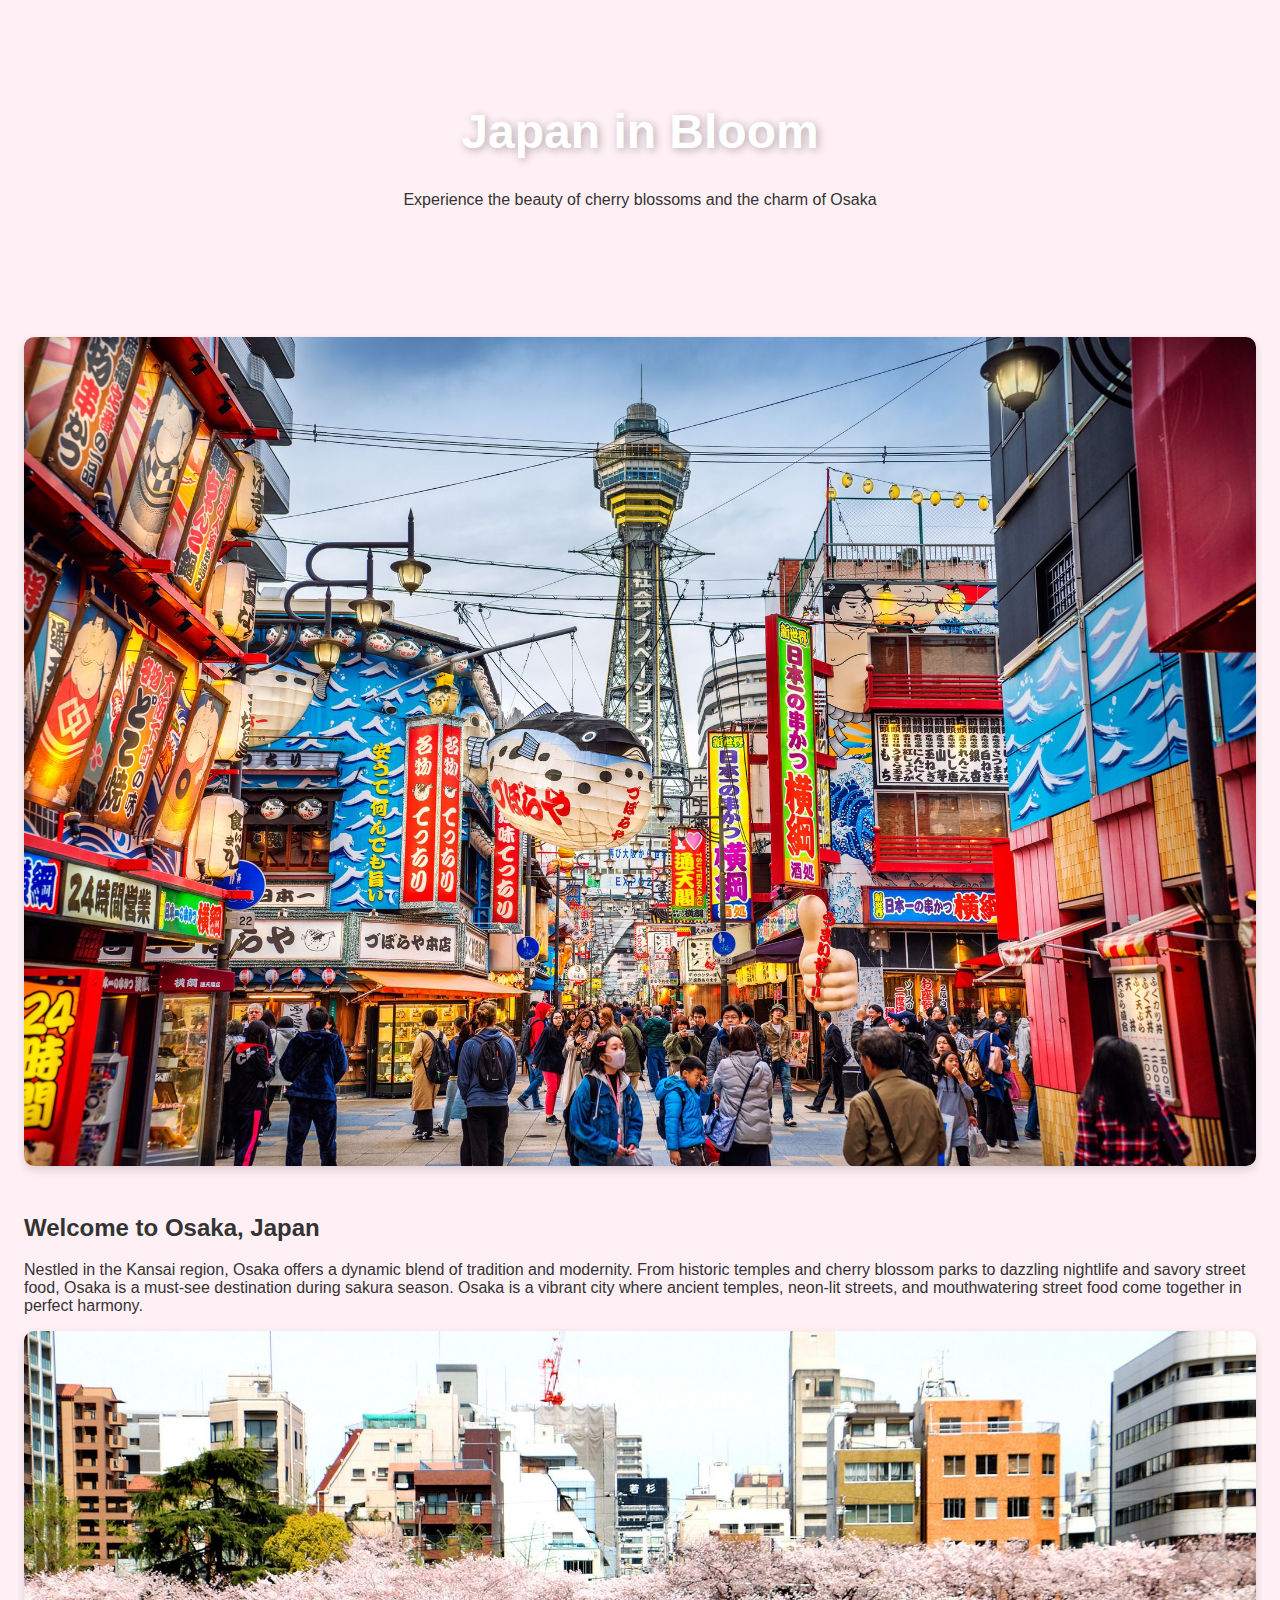
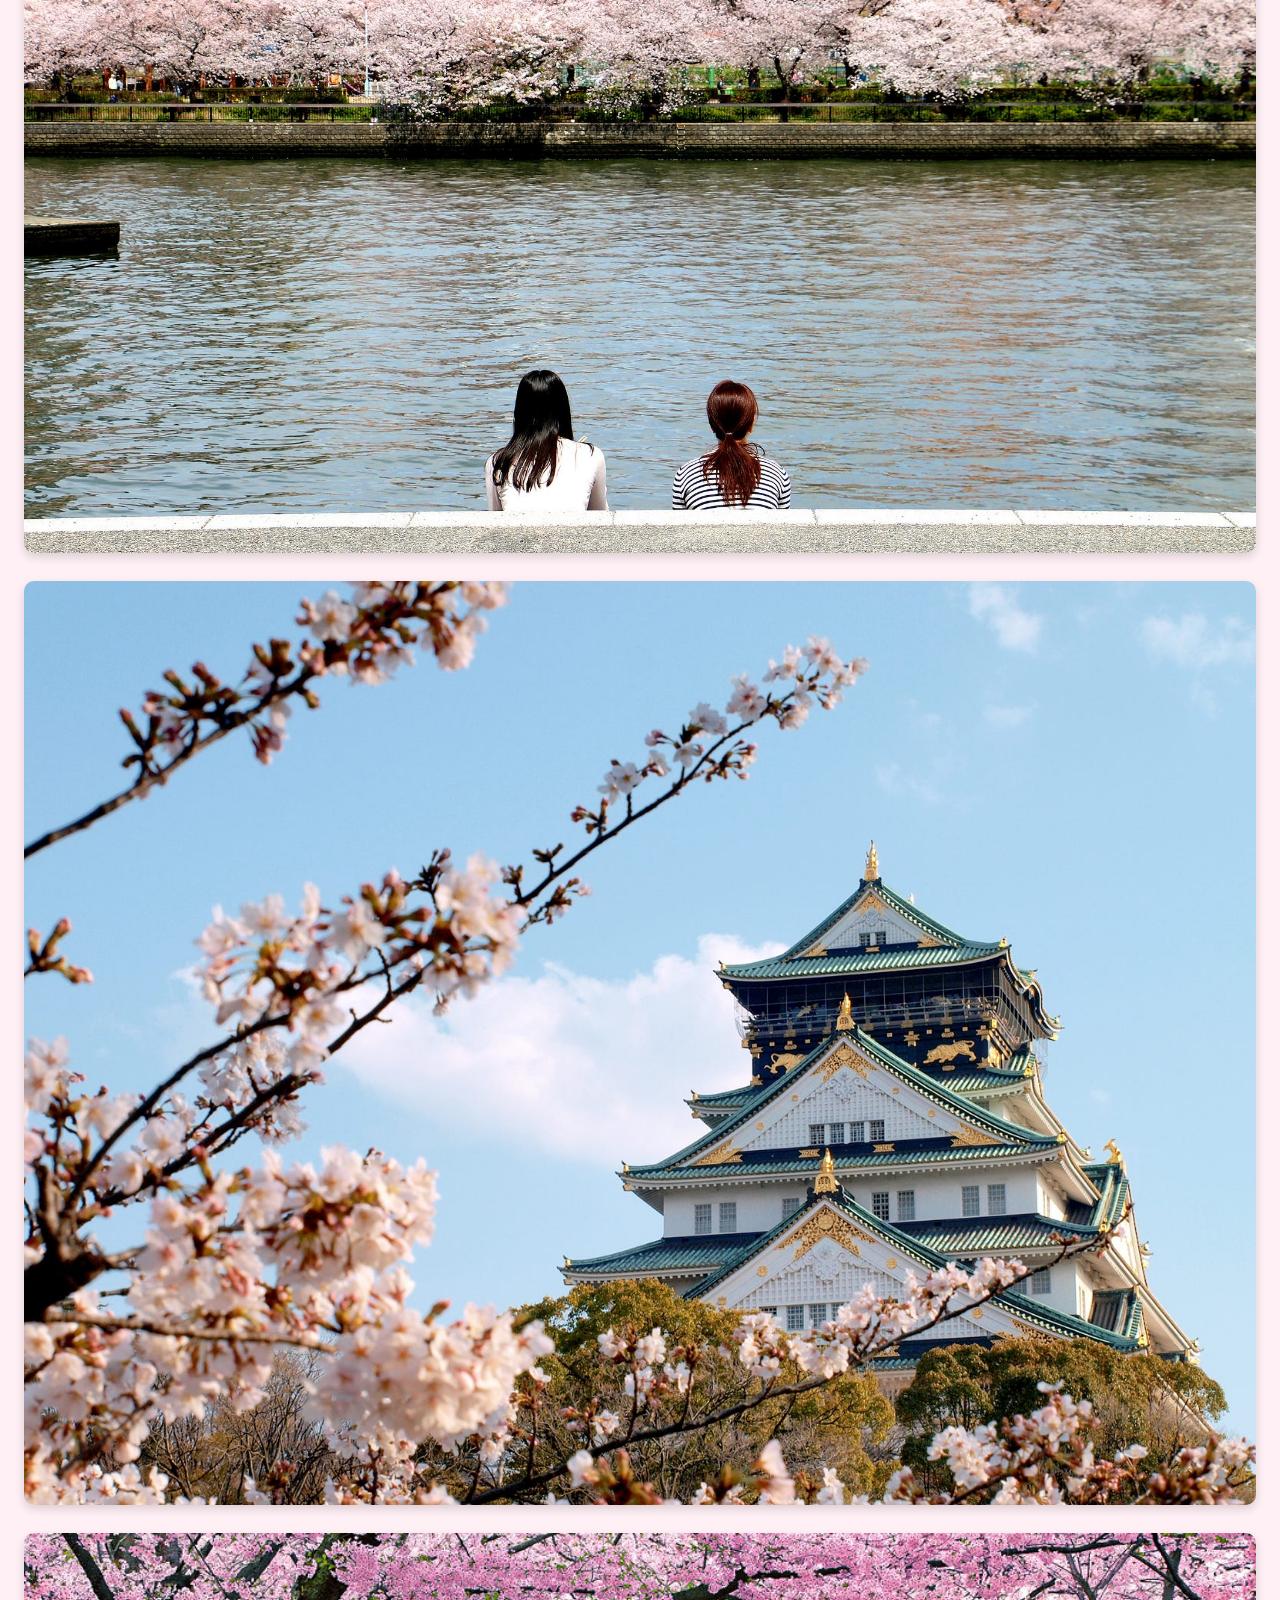
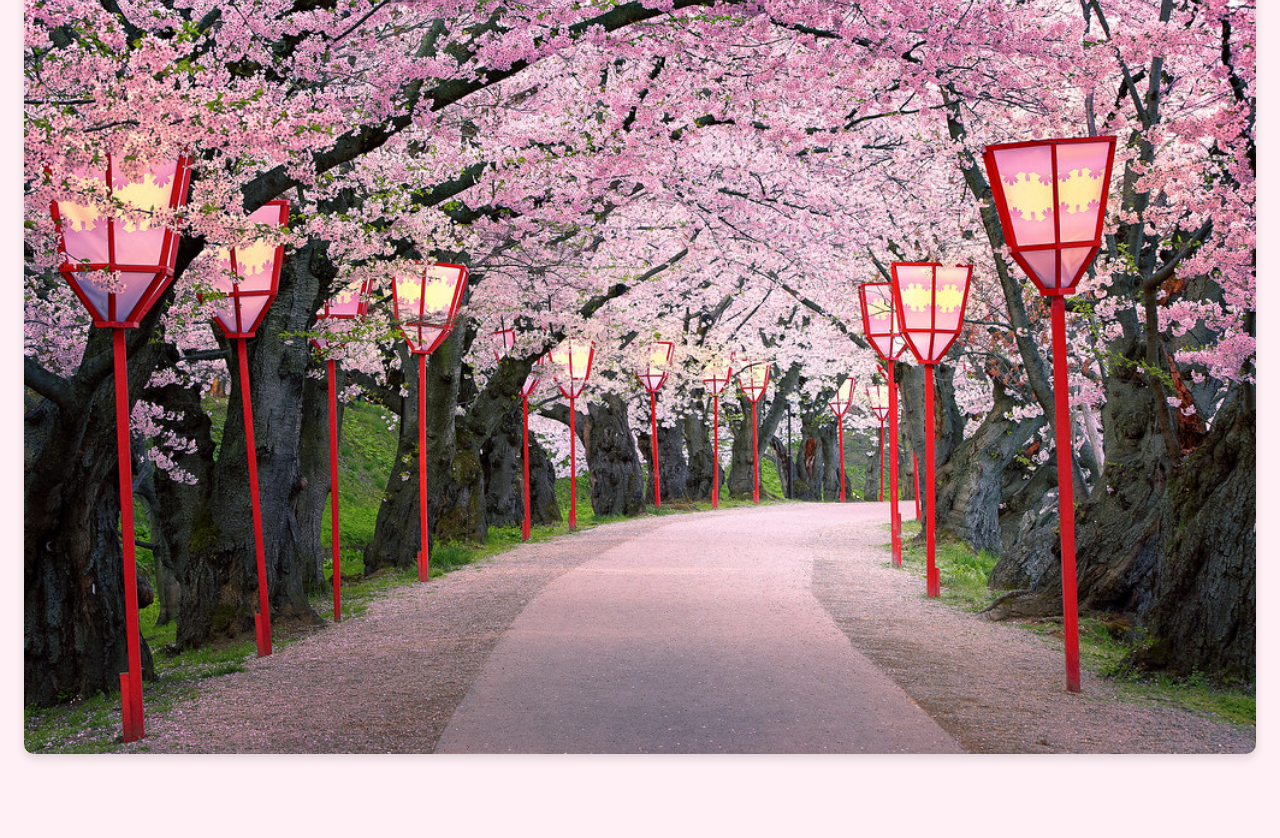
<file: A05/index.html>
<!doctype html>
<html lang="en">

<head>
    <meta charset="utf-8">
    <meta name="viewport" content="width=device-width, initial-scale=1">
    <title>Japan in Bloom</title>
    <link href="https://cdn.jsdelivr.net/npm/bootstrap@5.3.5/dist/css/bootstrap.min.css" rel="stylesheet"
        integrity="sha384-SgOJa3DmI69IUzQ2PVdRZhwQ+dy64/BUtbMJw1MZ8t5HZApcHrRKUc4W0kG879m7" crossorigin="anonymous">

    <style>
        body {
            background-color: #fff0f5;
            color: #333;
            font-family: 'Segoe UI', sans-serif;
        }

        .hero {
            background: url('https://images.unsplash.com/photo-1556784344-ad40f31b6d15?auto=format&fit=crop&w=1600&q=80') center/cover no-repeat;
            color: white;
            text-align: center;
            padding: 4rem 2rem;
        }

        .hero h1 {
            font-size: 3rem;
            font-weight: bold;
            text-shadow: 2px 2px 8px rgba(0, 0, 0, 0.3);
        }

        .section {
            padding: 3rem 1rem;
        }

        .osaka-img,
        .gallery-img {
            width: 100%;
            border-radius: 10px;
            box-shadow: 0 4px 10px rgba(0, 0, 0, 0.15);
            margin-bottom: 1.5rem;
        }

        .highlight {
            background-color: #ffeef2;
            padding: 2rem;
            border-radius: 10px;
            box-shadow: 0 4px 12px rgba(0, 0, 0, 0.05);
            margin-top: 3rem;
        }

        ul.osaka-list {
            text-align: left;
            margin-top: 1rem;
            font-size: 1.1rem;
        }

        footer {
            background-color: #ffe4e1;
            text-align: center;
            padding: 1rem;
            font-size: 0.9rem;
            color: #555;
            margin-top: 2rem;
        }
    </style>
</head>

<body>

    <div class="hero">
        <h1>Japan in Bloom</h1>
        <p class="lead" style="color: #333;">Experience the beauty of cherry blossoms and the charm of Osaka</p>
    </div>

    <div class="container section text-center">
        <img src=osaka.jpg
            alt="Osaka cityscape at dusk" class="osaka-img">

        <h2>Welcome to Osaka, Japan</h2>
        <p class="lead">
            Nestled in the Kansai region, Osaka offers a dynamic blend of tradition and modernity. From historic temples
            and
            cherry blossom parks to dazzling nightlife and savory street food, Osaka is a must-see destination during
            sakura
            season.

            Osaka is a vibrant city where ancient temples, neon-lit streets, and mouthwatering street food come together in perfect harmony.
        </p>


        <div class="row mt-5">
            <div class="col-md-4">
                <img src="osaka river.jpg"
                    alt="Cherry blossoms along river in Osaka" class="gallery-img">
            </div>
            
            <div class="col-md-4">
                <img src="osaka castle.jpg"
                    alt="Osaka Castle with cherry blossoms" class="gallery-img">
            </div>
            <div class="col-md-4">
                <img src="sakura.jpg"
                    alt="Sakura tree path in Japan" class="gallery-img">
            </div>
        </div>

    </div>

    <script src="https://cdn.jsdelivr.net/npm/bootstrap@5.3.5/dist/js/bootstrap.bundle.min.js"
        integrity="sha384-k6d4wzSIapyDyv1kpU366/PK5hCdSbCRGRCMv+eplOQJWyd1fbcAu9OCUj5zNLiq"
        crossorigin="anonymous"></script>
</body>

</html>
</file>
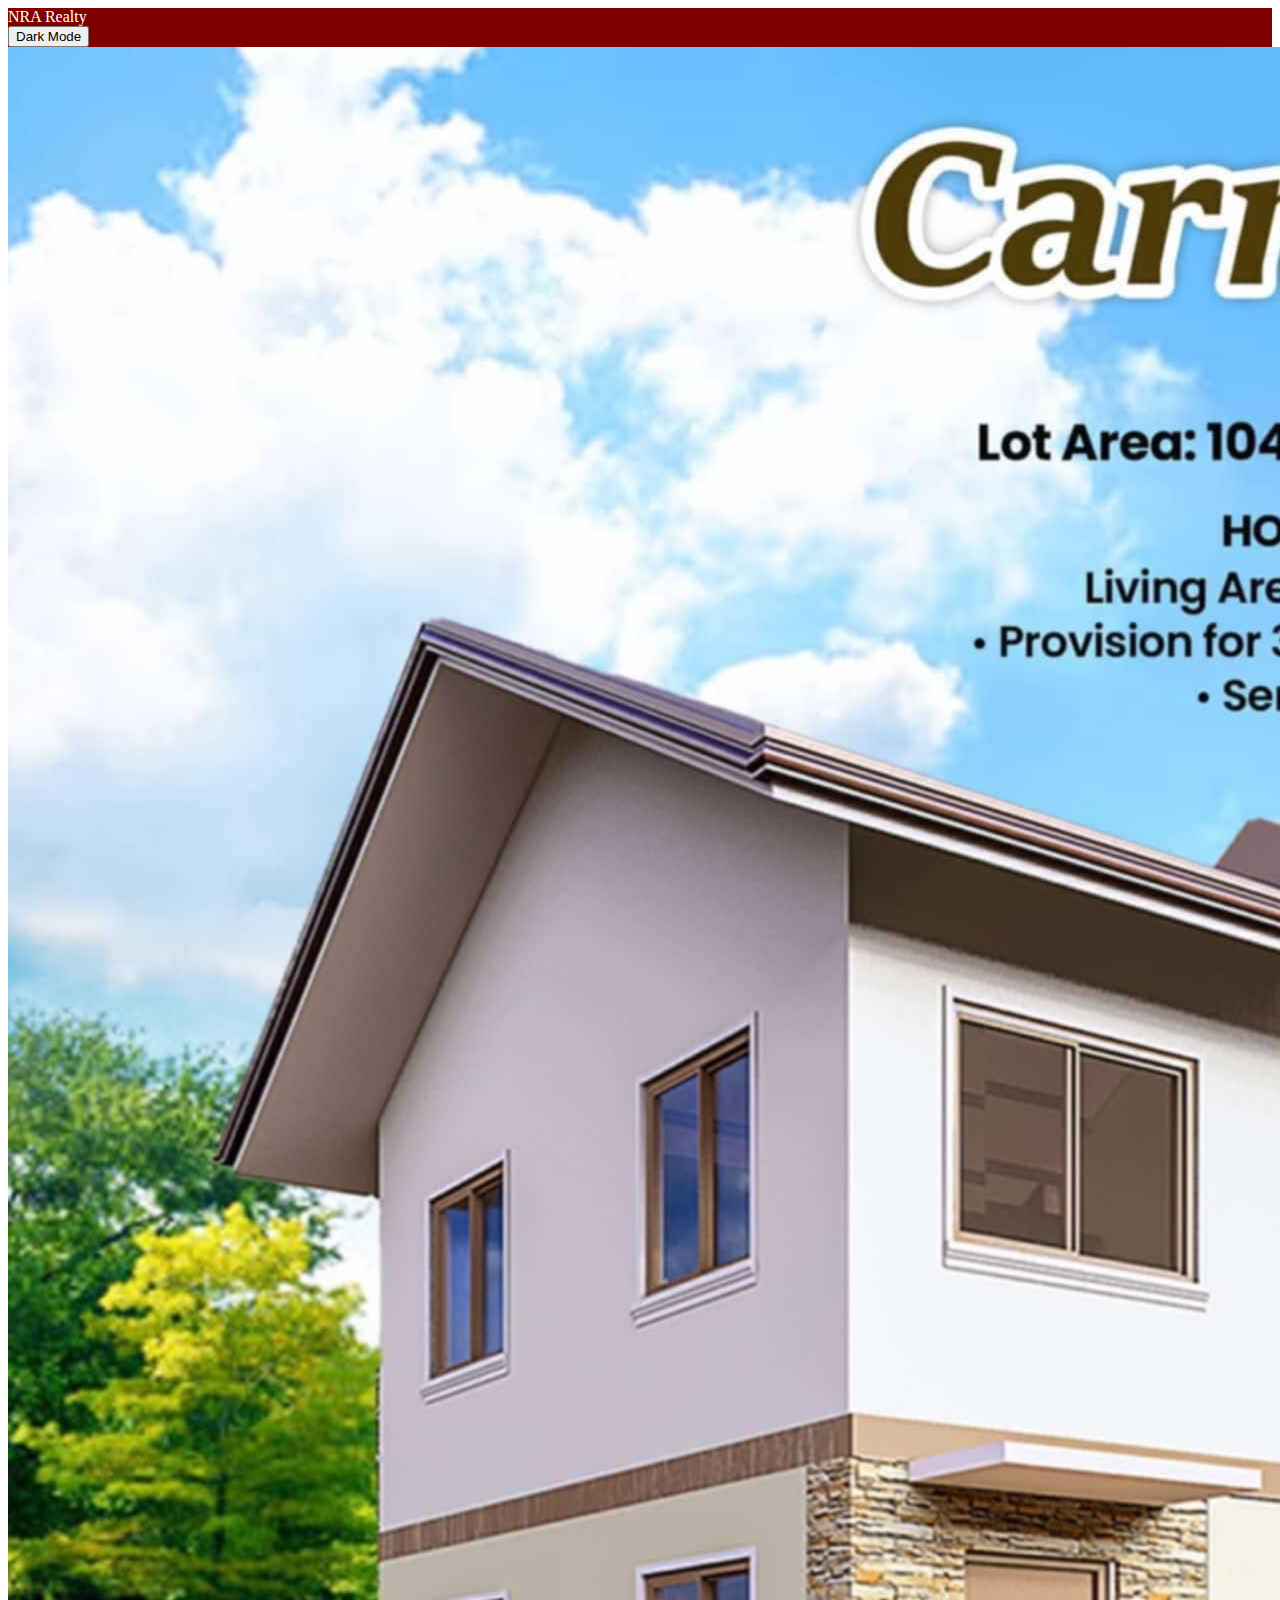
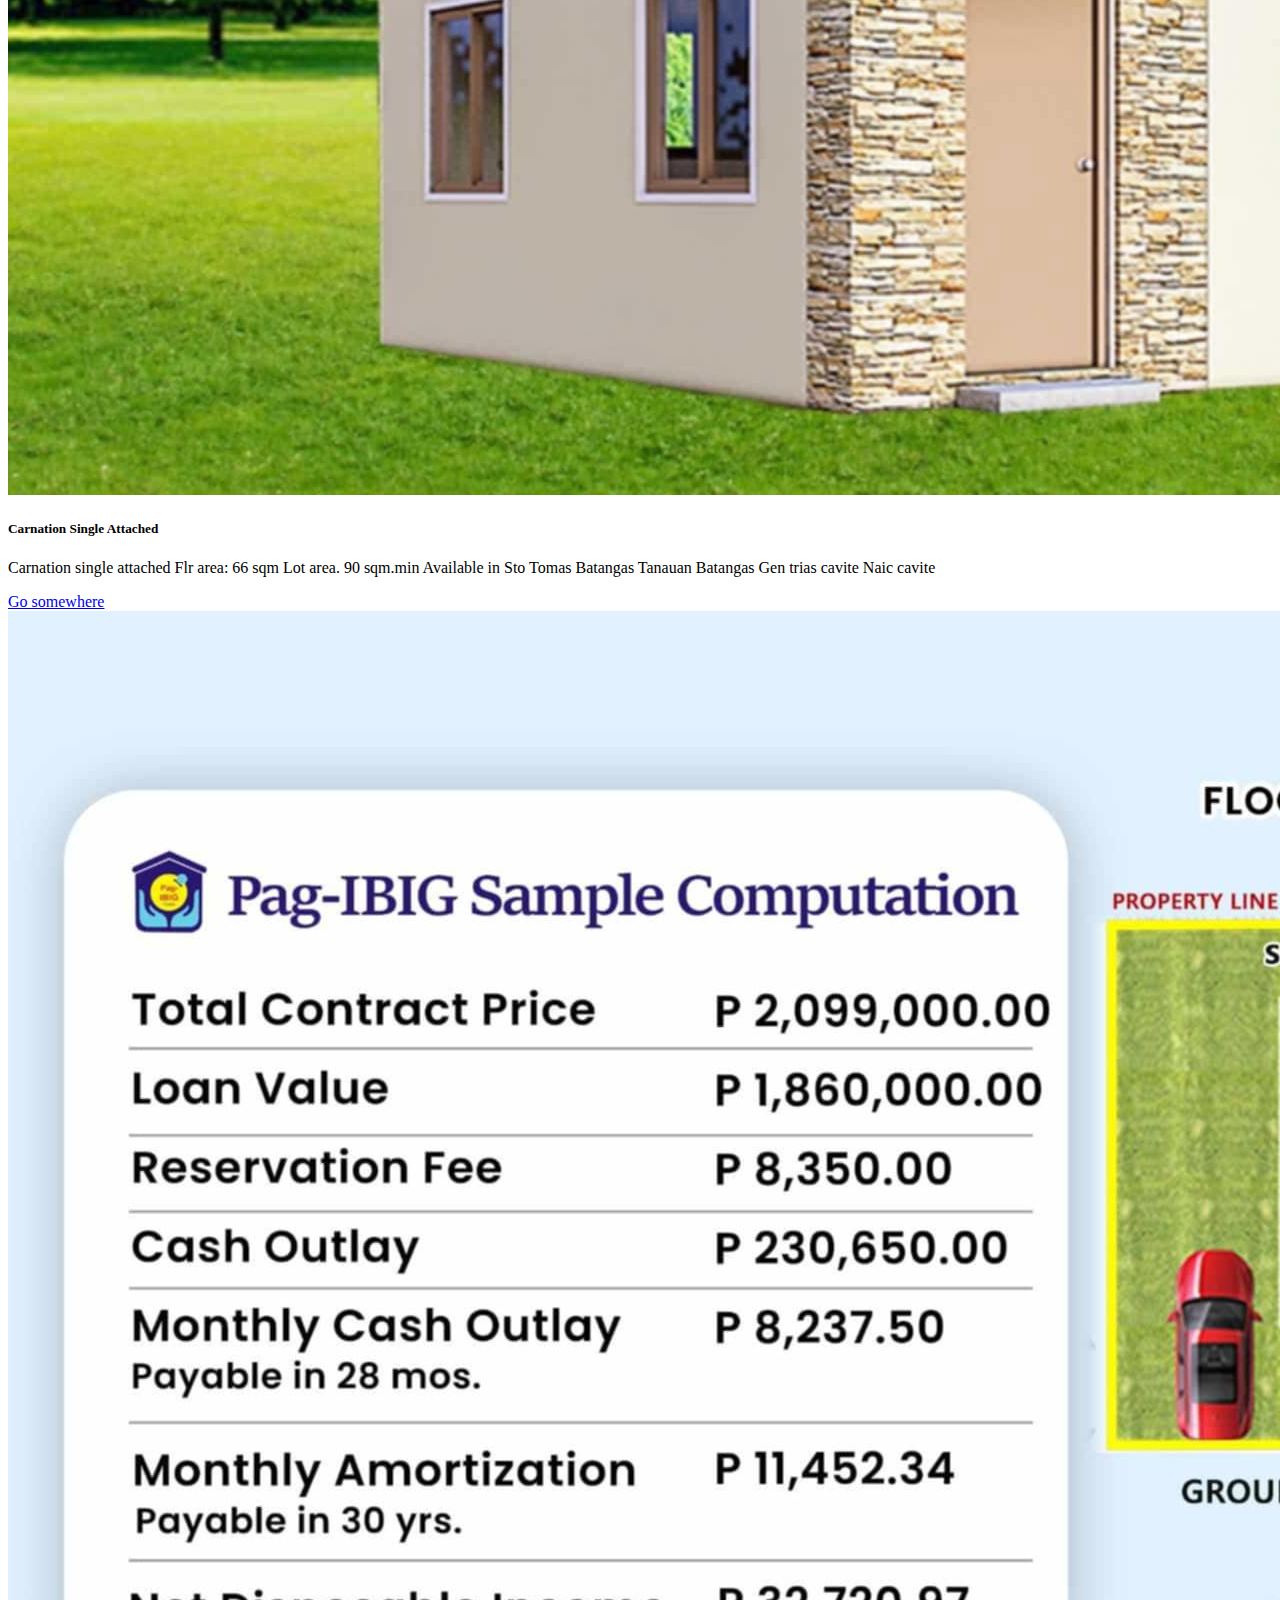
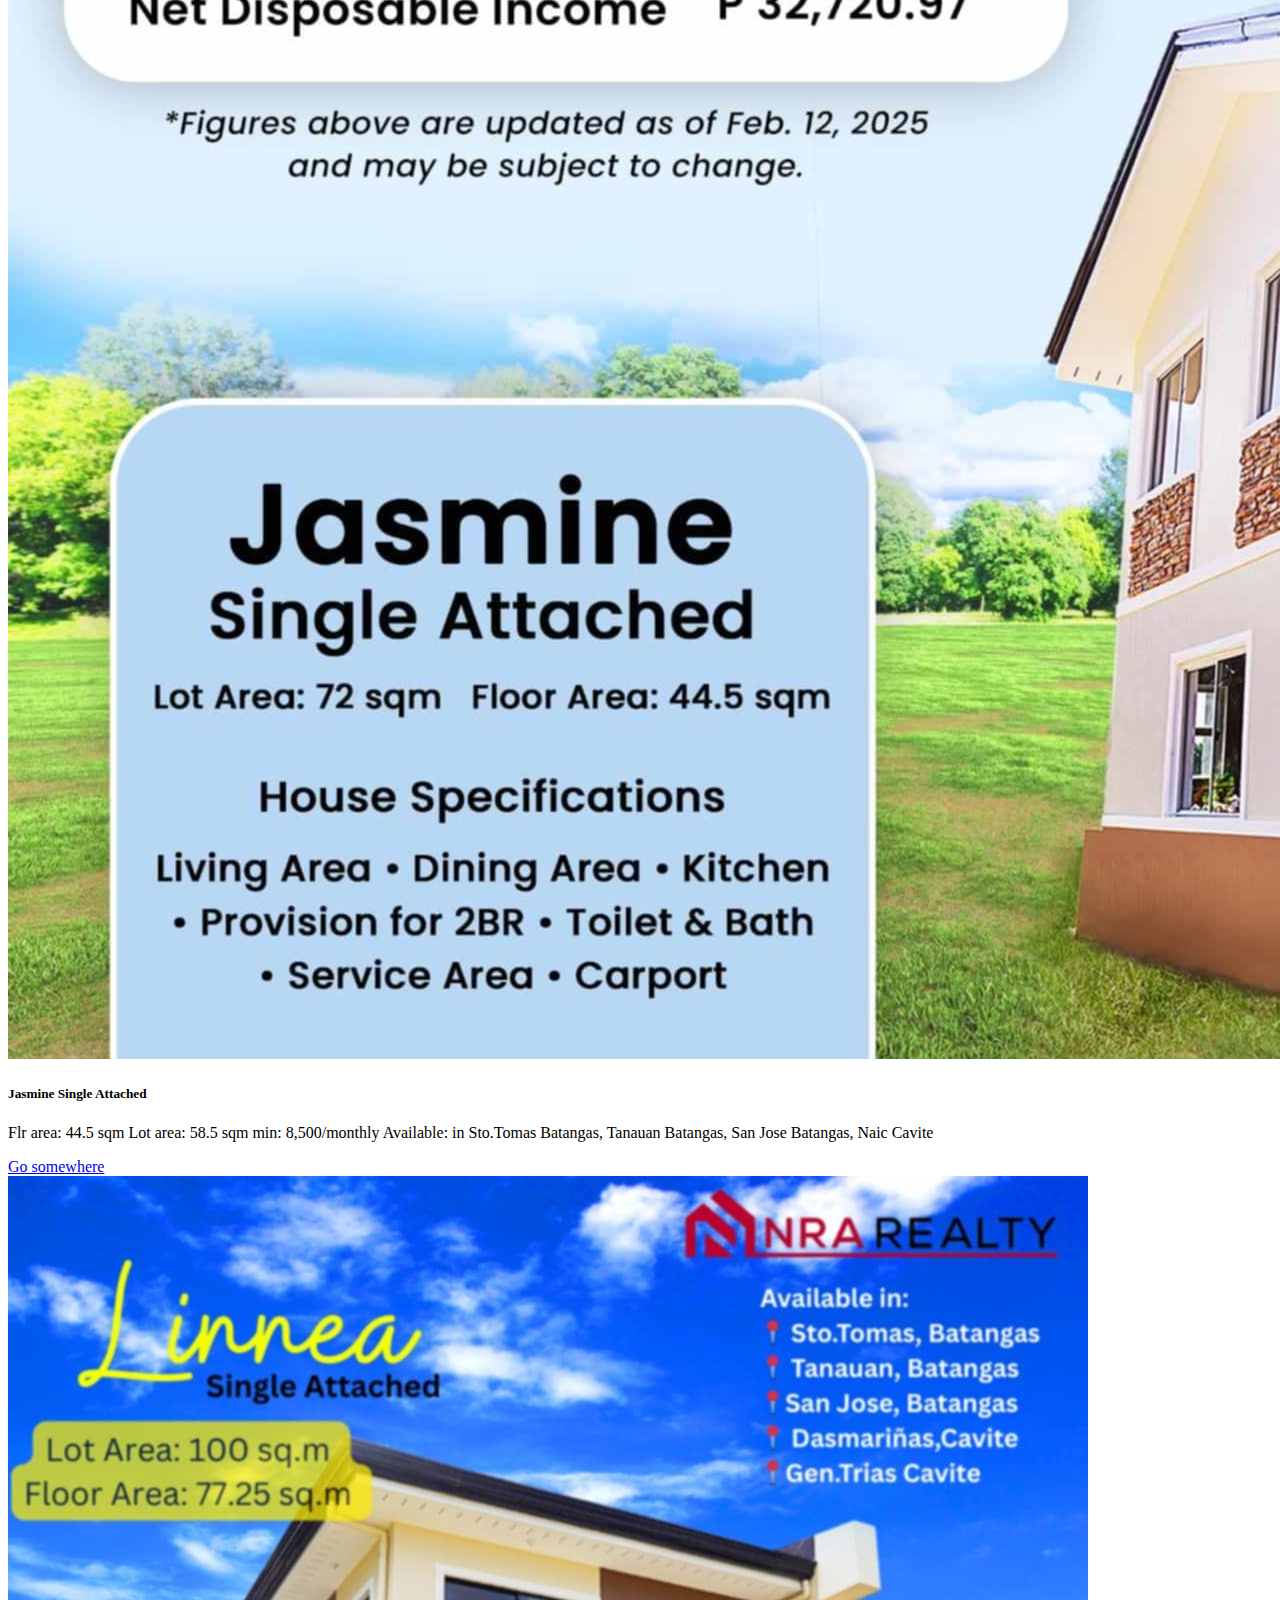
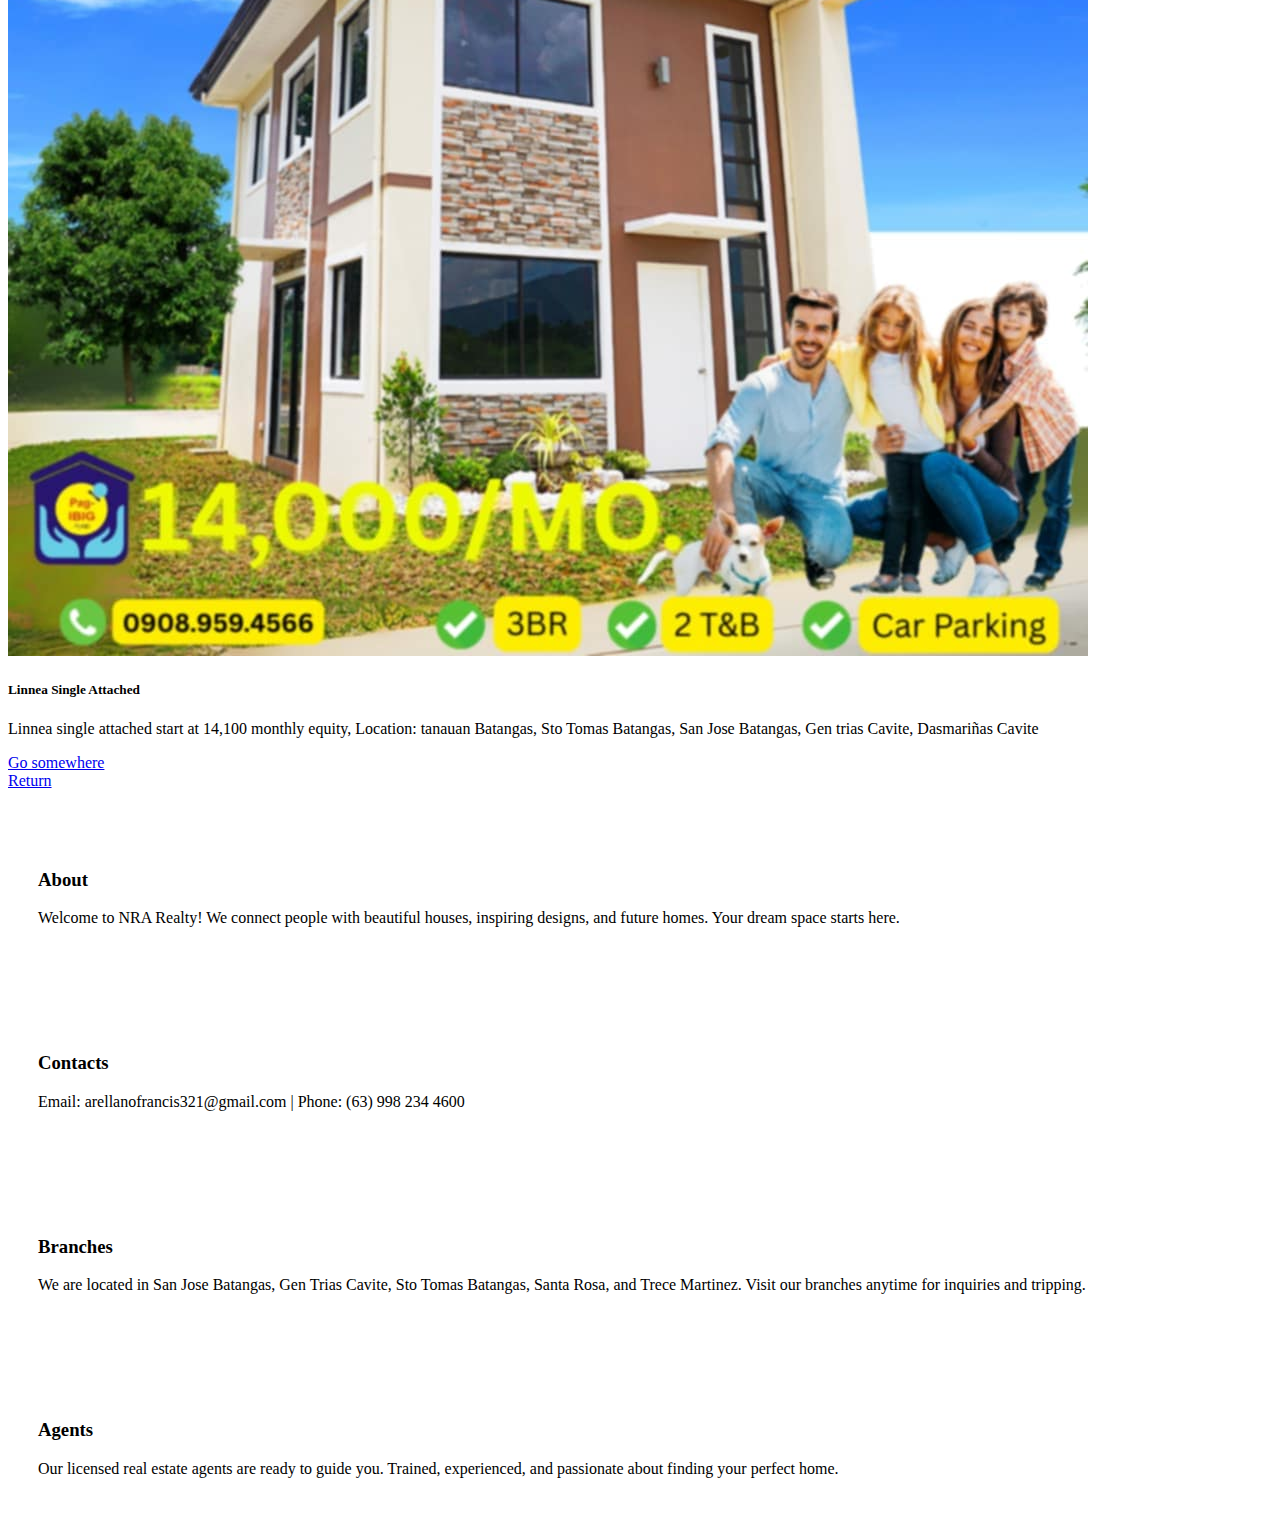
<file: A06/index.html>
<!doctype html>
<html lang="en">

<head>
  <meta charset="utf-8">
  <meta name="viewport" content="width=device-width, initial-scale=1">
  <title>Gallery</title>
  <link href="https://cdn.jsdelivr.net/npm/bootstrap@5.3.5/dist/css/bootstrap.min.css" rel="stylesheet"
    integrity="sha384-SgOJa3DmI69IUzQ2PVdRZhwQ+dy64/BUtbMJw1MZ8t5HZApcHrRKUc4W0kG879m7" crossorigin="anonymous">

  <style>
    .card:hover {
      transform: scale(1.05);
      transition: 0.3s ease;
      cursor: pointer;
      box-shadow: 0 8px 16px rgba(0, 0, 0, 0.3);
    }

    .expandable-content {
      display: none;
      margin-top: 10px;
      transition: all 0.3s ease;
    }

    .info-section {
      padding: 30px;
      border-radius: 10px;
      margin-top: 30px;
    }
  </style>
</head>

<body id="body" data-bs-theme="light">

  <div class="container-fluid p-5 mb-3 d-flex justify-content-between align-items-center"
    style="background-color: maroon; color: white;">
    <div class="h1 m-0">NRA Realty</div>
    <button id="colorBtn" class="btn btn-dark" onclick="changeMode()">Dark Mode</button>
  </div>

  <div class="container">
    <div class="row" id="container-row"></div>

    <div class="text-center mt-4">
      <a href="javascript:history.back()" class="btn btn-secondary">Return</a>
    </div>

    <div class="row">
      <div class="col-12">
        <div class="info-section bg-light text-dark" id="about">
          <h3>About</h3>
          <p>Welcome to NRA Realty! We connect people with beautiful houses, inspiring designs, and future homes. Your
            dream space starts here.</p>
        </div>
      </div>

      <div class="col-12">
        <div class="info-section bg-light text-dark" id="contacts">
          <h3>Contacts</h3>
          <p>Email: arellanofrancis321@gmail.com | Phone: (63) 998 234 4600</p>
        </div>
      </div>

      <div class="col-12">
        <div class="info-section bg-light text-dark" id="branches">
          <h3>Branches</h3>
          <p>We are located in San Jose Batangas, Gen Trias Cavite, Sto Tomas Batangas, Santa Rosa, and Trece Martinez.
            Visit our branches anytime for inquiries and tripping.</p>
        </div>
      </div>

      <div class="col-12">
        <div class="info-section bg-light text-dark" id="agents">
          <h3>Agents</h3>
          <p>Our licensed real estate agents are ready to guide you. Trained, experienced, and passionate about finding
            your perfect home.</p>
        </div>
      </div>
    </div>
  </div>

  <script>
    var mode = "light";

    function changeMode() {
      var body = document.getElementById("body");
      var colorBtn = document.getElementById("colorBtn");
      mode = mode == "light" ? "dark" : "light";

      var btnText = mode == "dark" ? "Light Mode" : "Dark Mode";
      var btnClass = mode == "dark" ? "btn-light" : "btn-dark";

      colorBtn.classList.remove("btn-light", "btn-dark");
      colorBtn.classList.add(btnClass);
      colorBtn.innerHTML = btnText;
      body.setAttribute("data-bs-theme", mode);

      var sections = ["about", "contacts", "branches", "agents"];
      sections.forEach(id => {
        var section = document.getElementById(id);
        if (mode === "dark") {
          section.classList.remove("bg-light", "text-dark");
          section.classList.add("bg-dark", "text-light");
        } else {
          section.classList.remove("bg-dark", "text-light");
          section.classList.add("bg-light", "text-dark");
        }
      });
    }

    var titles = [
      "Carnation Single Attached",
      "Jasmine Single Attached",
      "Linnea Single Attached"
    ];

    var pictures = [
      "carnation.jpg",
      "jasmine.jpg",
      "linea.jpg"
    ];

    var contents = [
      "Carnation single attached Flr area: 66 sqm Lot area. 90 sqm.min Available in  Sto Tomas Batangas   Tanauan Batangas  Gen trias cavite  Naic cavite",
      " Flr area: 44.5 sqm Lot area: 58.5 sqm min: 8,500/monthly Available: in Sto.Tomas Batangas, Tanauan Batangas, San Jose Batangas, Naic Cavite ",
      "Linnea single attached start at 14,100 monthly equity, Location: tanauan Batangas, Sto Tomas Batangas, San Jose Batangas, Gen trias Cavite, Dasmariñas Cavite"
    ];

    var rowElement = document.getElementById("container-row");

    for (var i = 0; i < titles.length; i++) {
      rowElement.innerHTML += `
        <div class="col-12 col-sm-6 col-md-4">
          <div class="card my-3 shadow rounded-5 overflow-hidden"
            onmouseover="this.style.boxShadow='0 10px 20px rgba(0,0,0,0.5)'"
            onmouseout="this.style.boxShadow='0 4px 8px rgba(0,0,0,0.2)'"
            onclick="toggleExpand('expand-${i}')">
            <img src="${pictures[i]}" class="card-img-top" alt="${titles[i]}">
            <div class="card-body">
              <h5 class="card-title">${titles[i]}</h5>
              <p class="card-text">${contents[i]}</p>
              <a href="#" class="btn btn-primary">Go somewhere</a>
              <div id="expand-${i}" class="expandable-content">
                <p>More about ${titles[i]}: Inquire Now!</p>
              </div>
            </div>
          </div>
        </div>
      `;
    }

    function toggleExpand(id) {
      var content = document.getElementById(id);
      content.style.display = (content.style.display == "none" || content.style.display == "") ? "block" : "none";
    }
  </script>

  <script src="https://cdn.jsdelivr.net/npm/bootstrap@5.3.5/dist/js/bootstrap.bundle.min.js"
    integrity="sha384-k6d4wzSIapyDyv1kpU366/PK5hCdSbCRGRCMv+eplOQJWyd1fbcAu9OCUj5zNLiq"
    crossorigin="anonymous"></script>

</body>

</html>
</file>
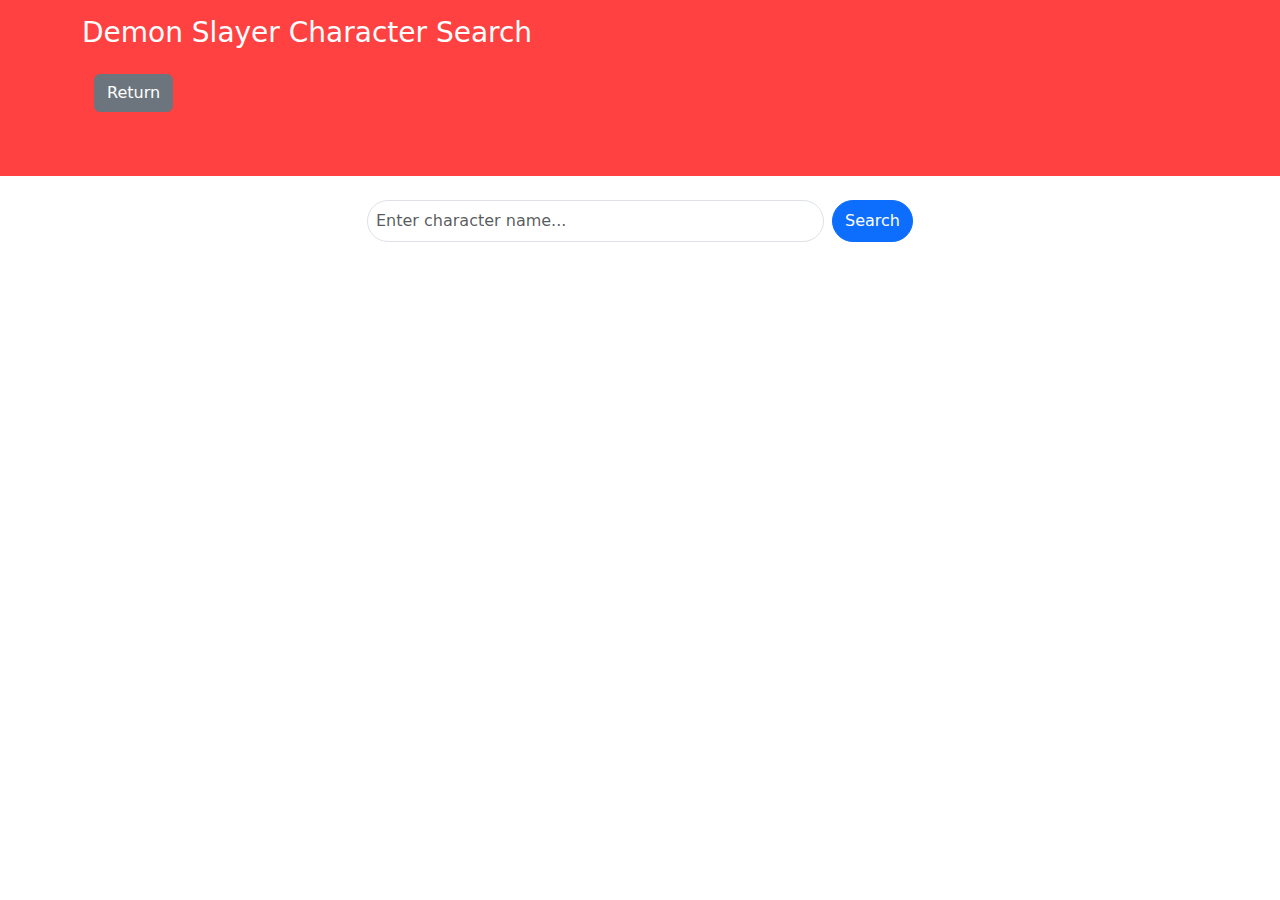
<file: A07/index.html>
<!doctype html>
<html lang="en">

<head>
  <meta charset="utf-8" />
  <meta name="viewport" content="width=device-width, initial-scale=1" />
  <title>Demon Slayer Character Search</title>
  <link href="https://cdn.jsdelivr.net/npm/bootstrap@5.3.5/dist/css/bootstrap.min.css" rel="stylesheet" />
  <style>
    .picture-container {
      width: 150px;
      height: 150px;
      background-color: lightgrey;
      border-radius: 100px;
      overflow: hidden;
      margin: auto;
    }

    .picture-container img {
      width: 100%;
      height: 100%;
      object-fit: cover;
    }
  </style>
</head>

<body>
  <div class="container-fluid py-3" style="background-color: rgb(255, 65, 65);">
    <div class="container">
      <div class="row">
        <div class="col">
          <h3 class="text-white">Demon Slayer Character Search</h3>
        </div>
      </div>
      <div class="container mt-3">
        <div class="mb-5">
            <a href="javascript:history.back()" class="btn btn-secondary">Return</a>
        </div>
</div>

<script>
  function goBack() {
    
    window.location.href = 'index.html';
  }
</script>

    </div>
  </div>

  <div class="container mt-4">
    <div class="row justify-content-center">
      <div class="col-12 col-md-6">
        <form id="searchForm" class="d-flex mb-3" onsubmit="return false;">
          <input type="text" id="searchInput" class="form-control rounded-5 p-2" placeholder="Enter character name..." />
          <button type="button" class="btn btn-primary ms-2 rounded-5" onclick="searchCharacter()">Search</button>
        </form>
      </div>
    </div>
  </div>

  <div class="container" id="paginationInfo"></div>

  <div class="container mt-3">
    <div class="row" id="charactersContainer"></div>
  </div>

  <script>
    const apiData = {
      "pagination": {
        "totalElements": 45,
        "elementsOnPage": 5,
        "currentPage": 1,
        "totalPages": 9,
        "previousPage": "",
        "nextPage": "https://www.demonslayer-api.com/api/v1/characters?page=2"
      },
      "content": [
        {
          "id": 1,
          "name": "Tanjiro Kamado",
          "age": 16,
          "gender": "Male",
          "race": "Human",
          "description": "Is the main protagonist of Demon Slayer. He joined the Demon Slayer Corp to find a remedy to turn his sister, Nezuko Kamado, back into a human and to hunt down and kill demons.",
          "img": "https://www.demonslayer-api.com/api/v1/characters/images/1.webp",
          "affiliation_id": 1,
          "arc_id": 1,
          "quote": "Work at it. All I can do is work hard! That´s the story of my life!"
        },
        {
          "id": 2,
          "name": "Nezuko Kamado",
          "age": 14,
          "gender": "Female",
          "race": "Demon",
          "description": "She is a demon and the younger sister of Tanjiro Kamado and one of the two remaining members of the Kamado family. Formerly a human, she was attacked and transformed into a demon by Muzan Kibutsuji.",
          "img": "https://www.demonslayer-api.com/api/v1/characters/images/2.webp",
          "affiliation_id": 1,
          "arc_id": 1,
          "quote": "Humans are to be protected and saved... I will never hurt them."
        },
        {
          "id": 3,
          "name": "Giyu Tomioka",
          "age": 21,
          "gender": "Male",
          "race": "Human",
          "description": "He is a Demon Slayer of the Demon Slayer Corps and the current Water Hashira. He has a reserved personality and a very strong sense of justice.",
          "img": "https://www.demonslayer-api.com/api/v1/characters/images/3.webp",
          "affiliation_id": 2,
          "arc_id": 1,
          "quote": "Feel the rage. The powerful, pure rage of not being able to forgive will become your unswerving drive to take action."
        },
        {
          "id": 4,
          "name": "Sakonji Urokodaki",
          "age": 70,
          "gender": "Male",
          "race": "Human",
          "description": "Sakonji Urokodaki is a retired member of the Demon Slayer Corps, having held the position of the previous Water Hashira. He is the main cultivator of the Water Breathing style, having trained Makomo, Sabito, Giyu Tomioka, and Tanjiro Kamado.",
          "img": "https://www.demonslayer-api.com/api/v1/characters/images/4.webp",
          "affiliation_id": 3,
          "arc_id": 1,
          "quote": "Remember to take a long breath so the oxygen flows into every cell in your body."
        },
        {
          "id": 5,
          "name": "Sabito",
          "age": 13,
          "gender": "Male",
          "race": "Human",
          "description": "Sabito was a former apprentice of Sakonji Urokodaki. He appeared to assist Tanjiro Kamado in his preparations for the Final Selection exam.",
          "img": "https://www.demonslayer-api.com/api/v1/characters/images/5.webp",
          "affiliation_id": 1,
          "arc_id": 1,
          "quote": "You have to make sure you never forget any of the secrets Urokodaki taught you! Pound it into the marrow of your bones!"
        }
      ]
    };

    function searchCharacter() {
      const query = document.getElementById("searchInput").value.trim().toLowerCase();
      const container = document.getElementById("charactersContainer");
      const paginationInfo = document.getElementById("paginationInfo");

      container.innerHTML = "";
      paginationInfo.innerHTML = "";

      if (!query) {
        alert("Please enter a character name to search.");
        return;
      }

      const results = apiData.content.filter(char =>
        char.name.toLowerCase().includes(query)
      );

      if (results.length === 0) {
        container.innerHTML = `<div class="col-12 text-center mt-4">
          <div class="alert alert-warning">No characters found with name "<strong>${query}</strong>"</div>
        </div>`;
        return;
      }

      paginationInfo.innerHTML = `
        <div class="alert alert-info text-center">
          Showing ${results.length} result(s) from a total of ${apiData.pagination.totalElements} characters.
        </div>
      `;

      results.forEach(char => {
        container.innerHTML += `
          <div class="col-12 col-md-6 col-lg-4 my-3">
            <div class="card h-100 shadow-sm rounded-4 p-3 text-center">
              <div class="picture-container mb-3">
                <img src="${char.img}" alt="${char.name}" />
              </div>
              <h5>${char.name}</h5>
              <p><em>Age:</em> ${char.age} | <em>Gender:</em> ${char.gender} | <em>Race:</em> ${char.race}</p>
              <p>${char.description}</p>
              <blockquote class="blockquote text-muted fst-italic">
                “${char.quote}”
              </blockquote>
              <button class="btn btn-outline-primary rounded-5" onclick="viewDetails(${char.id})">View Details</button>
            </div>
          </div>
        `;
      });
    }

    function viewDetails(id) {
      window.location.href = `view.html?id=${id}`;
    }
  </script>

  <script src="https://cdn.jsdelivr.net/npm/bootstrap@5.3.5/dist/js/bootstrap.bundle.min.js"></script>
</body>

</html>
</file>
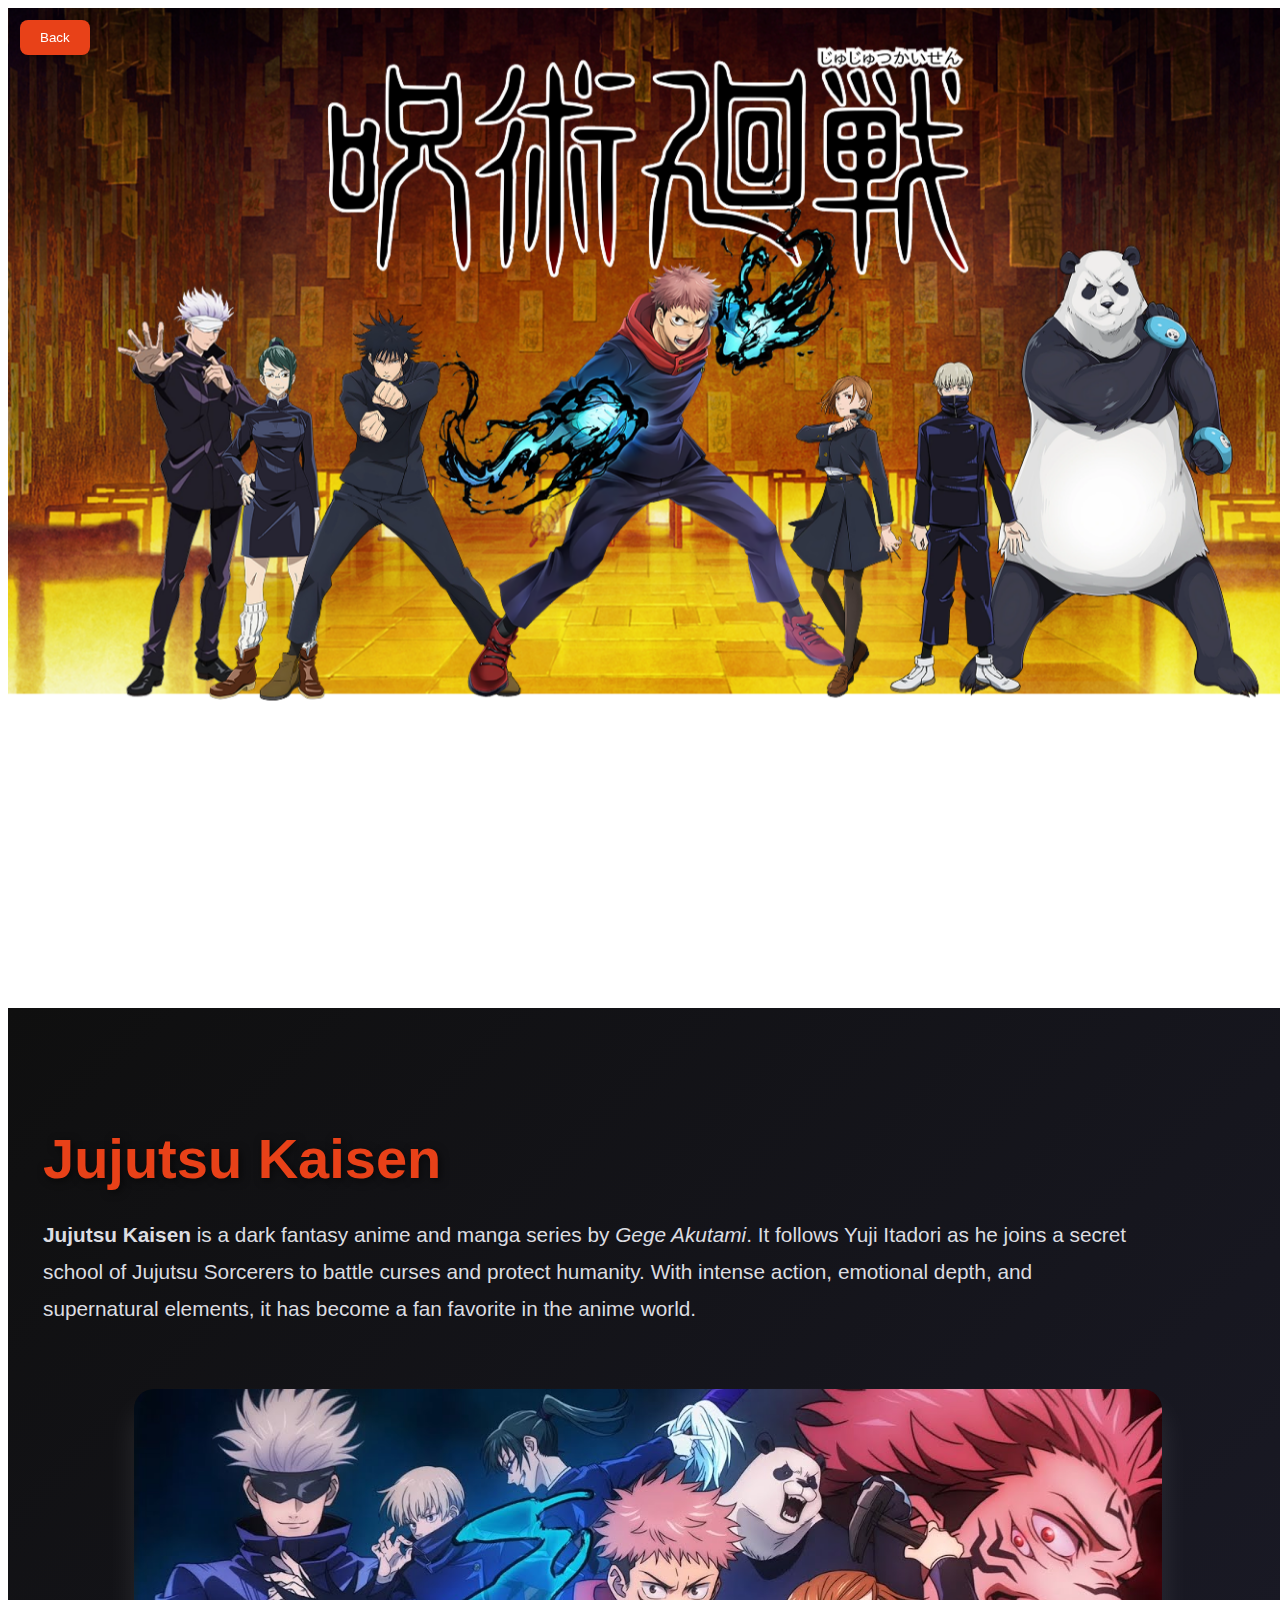
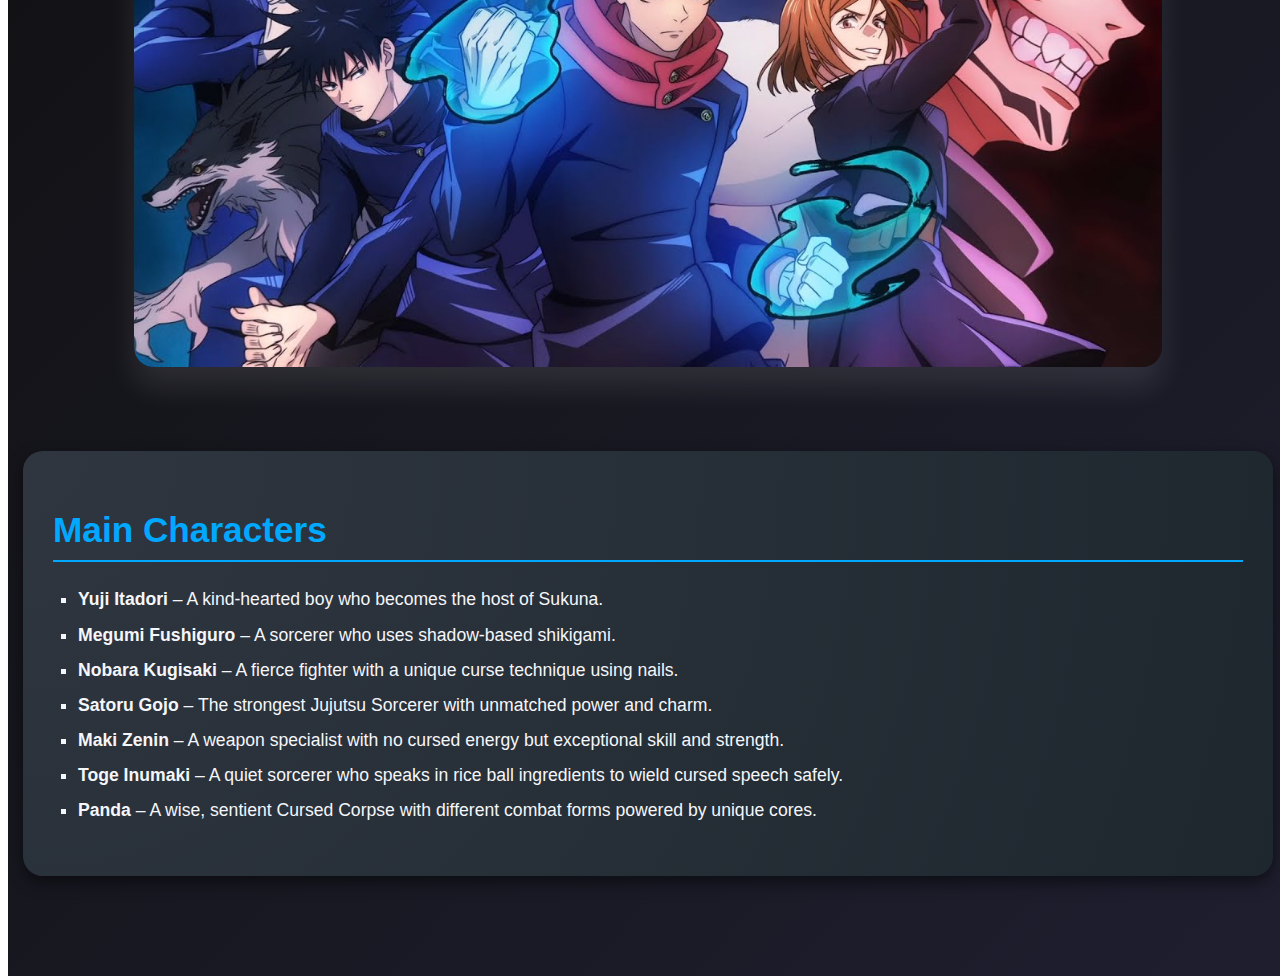
<file: A08/banner.html>
<!DOCTYPE html>
<html>

<head>
	<meta charset="utf-8">
	<meta name="viewport" content="width=device-width, initial-scale=1">
	<link rel="stylesheet" href="style.css" />
	<link rel="stylesheet" href="parallax.css" />
	<title>EZ | Banner</title>
</head>

<body>

	<button onclick="goBack()" style="position: fixed; top: 20px; left: 20px; padding: 10px 20px; background-color: #e84118; color: white; border: none; border-radius: 8px; cursor: pointer; box-shadow: 0 4px 10px rgba(0,0,0,0.3); z-index: 999;">
	 Back
	</button>

	<section>
		<div class="keyart" id="parallax">
			<div class="keyart_layer parallax" id="keyart-0" data-speed="5"></div>
			<div class="keyart_layer parallax" id="keyart-1" data-speed="7"></div>
			<div class="keyart_layer parallax" id="keyart-2" data-speed="10"></div>
			<div class="keyart_layer parallax" id="keyart-3" data-speed="19"></div>
			<div class="keyart_layer parallax" id="keyart-4" data-speed="25"></div>
			<div class="keyart_layer parallax" id="keyart-5" data-speed="29"></div>
			<div class="keyart_layer parallax" id="keyart-6" data-speed="31"></div>
			<div class="keyart_layer parallax" id="keyart-7" data-speed="40"></div>
			<div class="keyart_layer parallax" id="keyart-8" data-speed="50"></div>
			<!--Front image, in sync with scroll, no need to parallax-->
		</div>
	</section>

	<section class="main-content">
		<div class="container" style="padding: 60px 15px; background: linear-gradient(135deg, #0f0f0f, #1e1e2f); color: #f1f2f6; font-family: 'Segoe UI', Tahoma, Geneva, Verdana, sans-serif;">

			<!-- Header Section -->
			<div class="row" style="align-items: center; margin-bottom: 60px;">
				<div class="column" style="flex: 1; padding: 20px;">
					<h1 style="font-size: 3.5rem; color: #e84118; margin-bottom: 25px; text-shadow: 2px 2px 8px rgba(0,0,0,0.6);">Jujutsu Kaisen</h1>
					<p style="font-size: 1.3rem; line-height: 1.8; color: #dcdde1; max-width: 90%;">
						<strong>Jujutsu Kaisen</strong> is a dark fantasy anime and manga series by <em>Gege Akutami</em>. It follows Yuji Itadori as he joins a secret school of Jujutsu Sorcerers to battle curses and protect humanity. With intense action, emotional depth, and supernatural elements, it has become a fan favorite in the anime world.
					</p>
				</div>
				<div class="column" style="flex: 1; padding: 20px; text-align: center;">
					<img src="jjjk.jpg" alt="Jujutsu Kaisen Cover" style="max-width: 85%; border-radius: 20px; box-shadow: 0 20px 30px rgba(255,255,255,0.1); transition: transform 0.3s ease;">
				</div>
			</div>

			<div class="row" style="margin-bottom: 40px; gap: 20px; flex-wrap: wrap; justify-content: center;">
				<div class="column" style="flex: 1 1 45%; padding: 30px; background: radial-gradient(circle at top left, #2f3640, #1e272e); border-radius: 20px; box-shadow: 0 6px 15px rgba(0,0,0,0.5);">
					<h2 style="color: #00a8ff; font-size: 2.2rem; margin-bottom: 20px; border-bottom: 2px solid #00a8ff; padding-bottom: 10px;">Main Characters</h2>
					<ul style="font-size: 1.1rem; line-height: 2; color: #f5f6fa; list-style-type: square; padding-left: 25px;">
						<li><strong>Yuji Itadori</strong> – A kind-hearted boy who becomes the host of Sukuna.</li>
						<li><strong>Megumi Fushiguro</strong> – A sorcerer who uses shadow-based shikigami.</li>
						<li><strong>Nobara Kugisaki</strong> – A fierce fighter with a unique curse technique using nails.</li>
						<li><strong>Satoru Gojo</strong> – The strongest Jujutsu Sorcerer with unmatched power and charm.</li>
						<li><strong>Maki Zenin</strong> – A weapon specialist with no cursed energy but exceptional skill and strength.</li>
						<li><strong>Toge Inumaki</strong> – A quiet sorcerer who speaks in rice ball ingredients to wield cursed speech safely.</li>
						<li><strong>Panda</strong> – A wise, sentient Cursed Corpse with different combat forms powered by unique cores.</li>
					</ul>
				</div>
			</div>

		</div>
	</section>

	<!-- Uses JQuery -->
	<script src="https://ajax.googleapis.com/ajax/libs/jquery/2.1.3/jquery.min.js"></script>
	<script type="text/javascript" src="js/parallax.js"></script>

	>
	<script>
		function goBack() {
			window.history.back();
		}
	</script>

</body>

</html>
</file>
<file: A08/style.css>
/*PUT YOUR CUSTOM STYLE HERE*/

/*!This style is important, do not override!*/
*  .main-content .column img:hover {
    transform: scale(1.05);
  }
  @media (max-width: 768px) {
    .main-content .row {
      flex-direction: column;
    }
    .main-content .column {
      flex: 1 100%;
      padding: 10px;
    }
  }
</file>
<file: A08/parallax.css>
/* PARALLAX.CSS */
/*CSS created by Christopher Jay De Claro*/
/*github.com/cjdeclaro*/

/*Key Art default settings*/

.keyart,
.keyart_layer {
	height: 1000px;
}

.keyart {
	position: relative;
	z-index: 10;
}

.keyart_layer {
	background-position: bottom center;
	background-size: auto 1038px;
	background-repeat: no-repeat;
	width: 100%;
	position: absolute;
}

.keyart_layer.parallax {
	position: fixed;
}

.main-content {
	width: 100%;
	position: absolute;
	z-index: 200;
}

/*ADD OR REMOVE LAYERS AS NEEDED*/

#keyart-0 {
	background-image: url(img/parallax0.png);
}

#keyart-1 {
	background-image: url(img/parallax1.png);
}

#keyart-2 {
	background-image: url(img/parallax2.png);
}

#keyart-3 {
	background-image: url(img/parallax3.png);
}

#keyart-4 {
	background-image: url(img/parallax4.png);
}

#keyart-5 {
	background-image: url(img/parallax5.png);
}

#keyart-6 {
	background-image: url(img/parallax6.png);
}

#keyart-7 {
	background-image: url(img/parallax7.png);
}

#keyart-8 {
	background-image: url(img/parallax8.png);
}

#keyart-scrim {
	opacity: 0;
}
</file>
